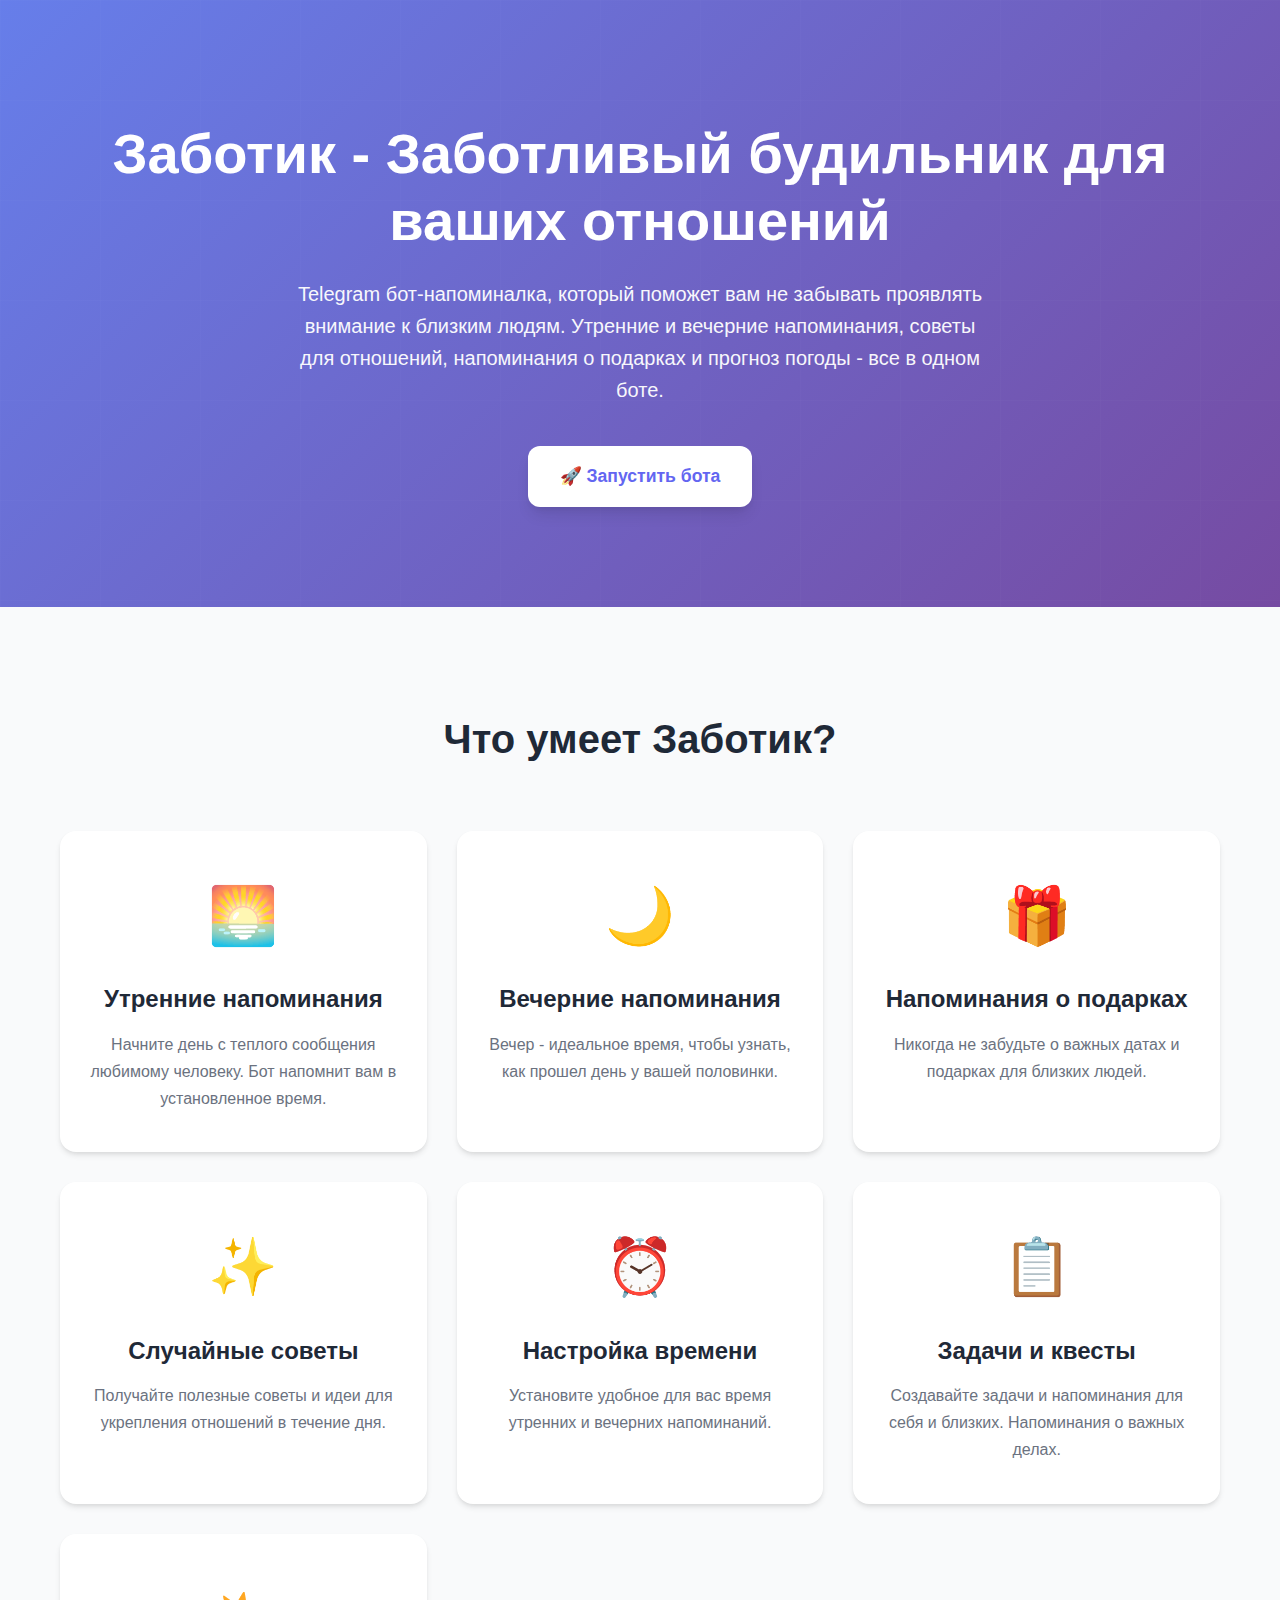
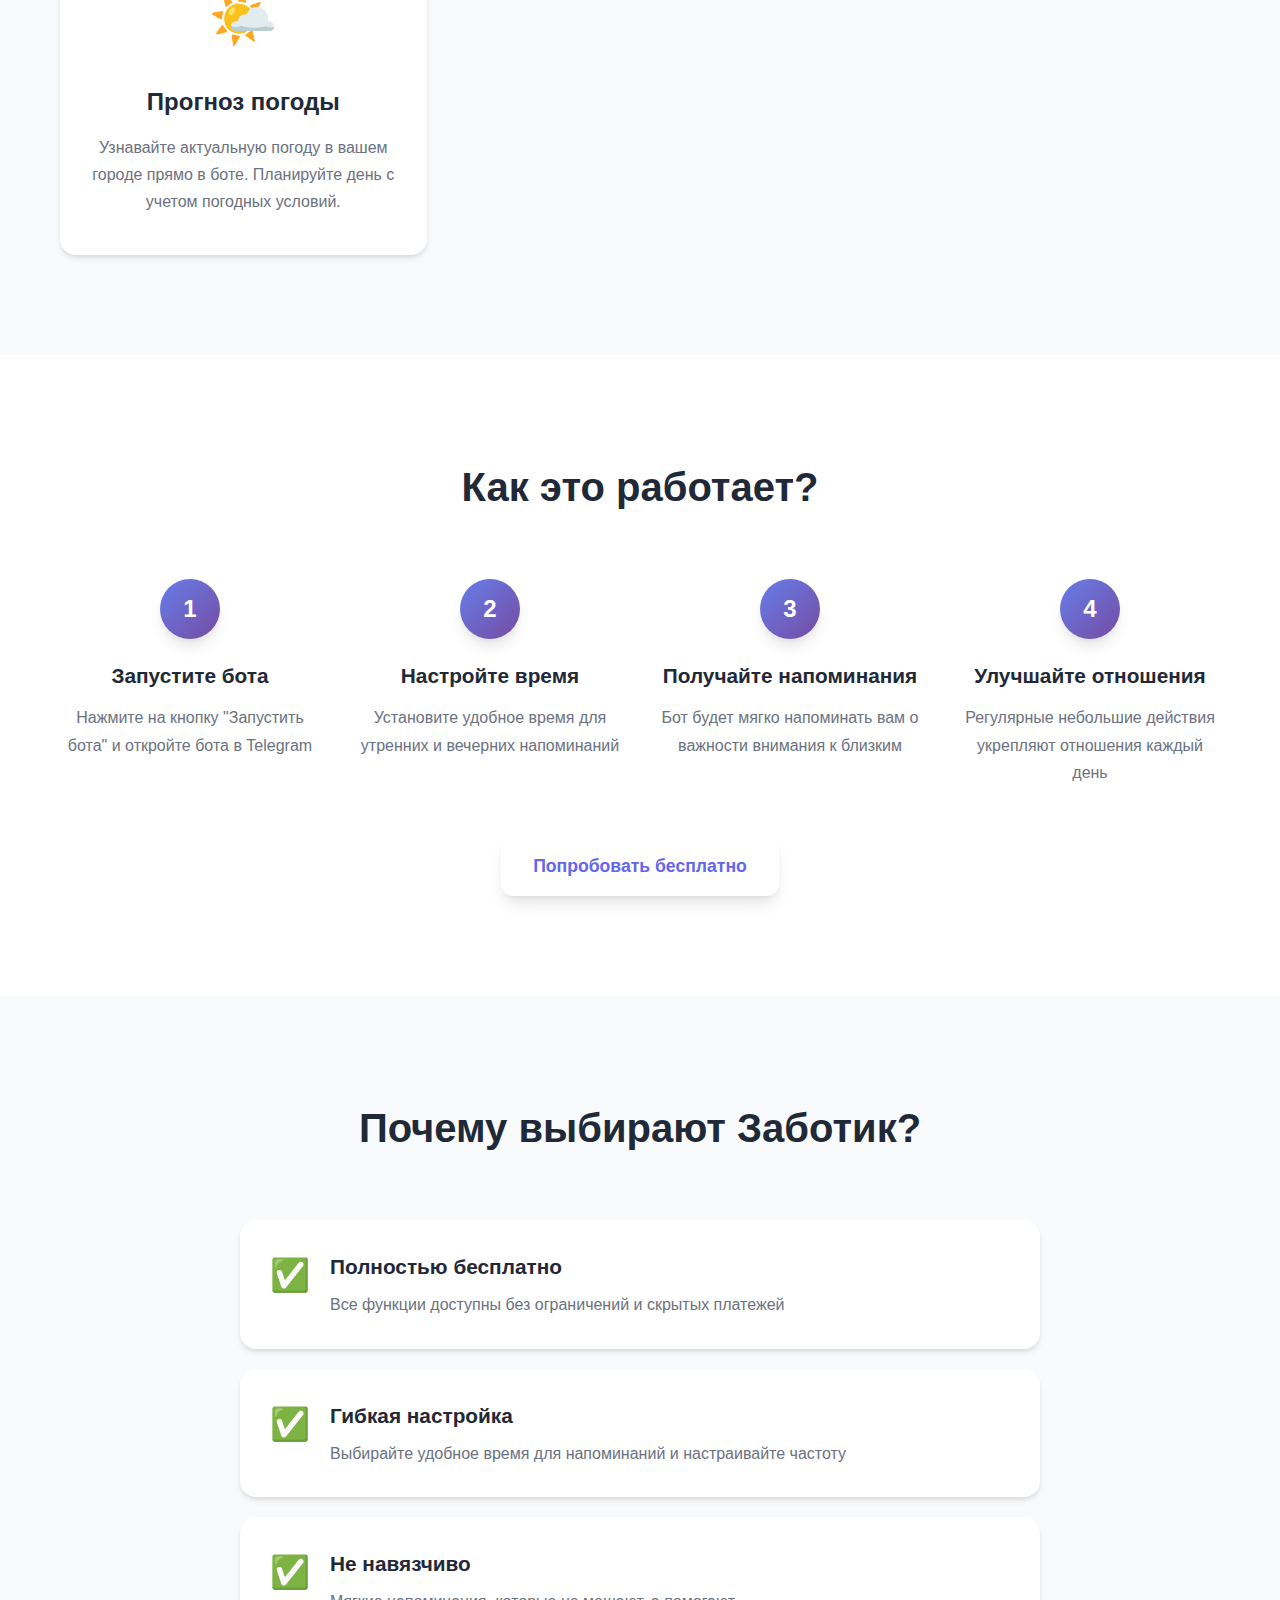
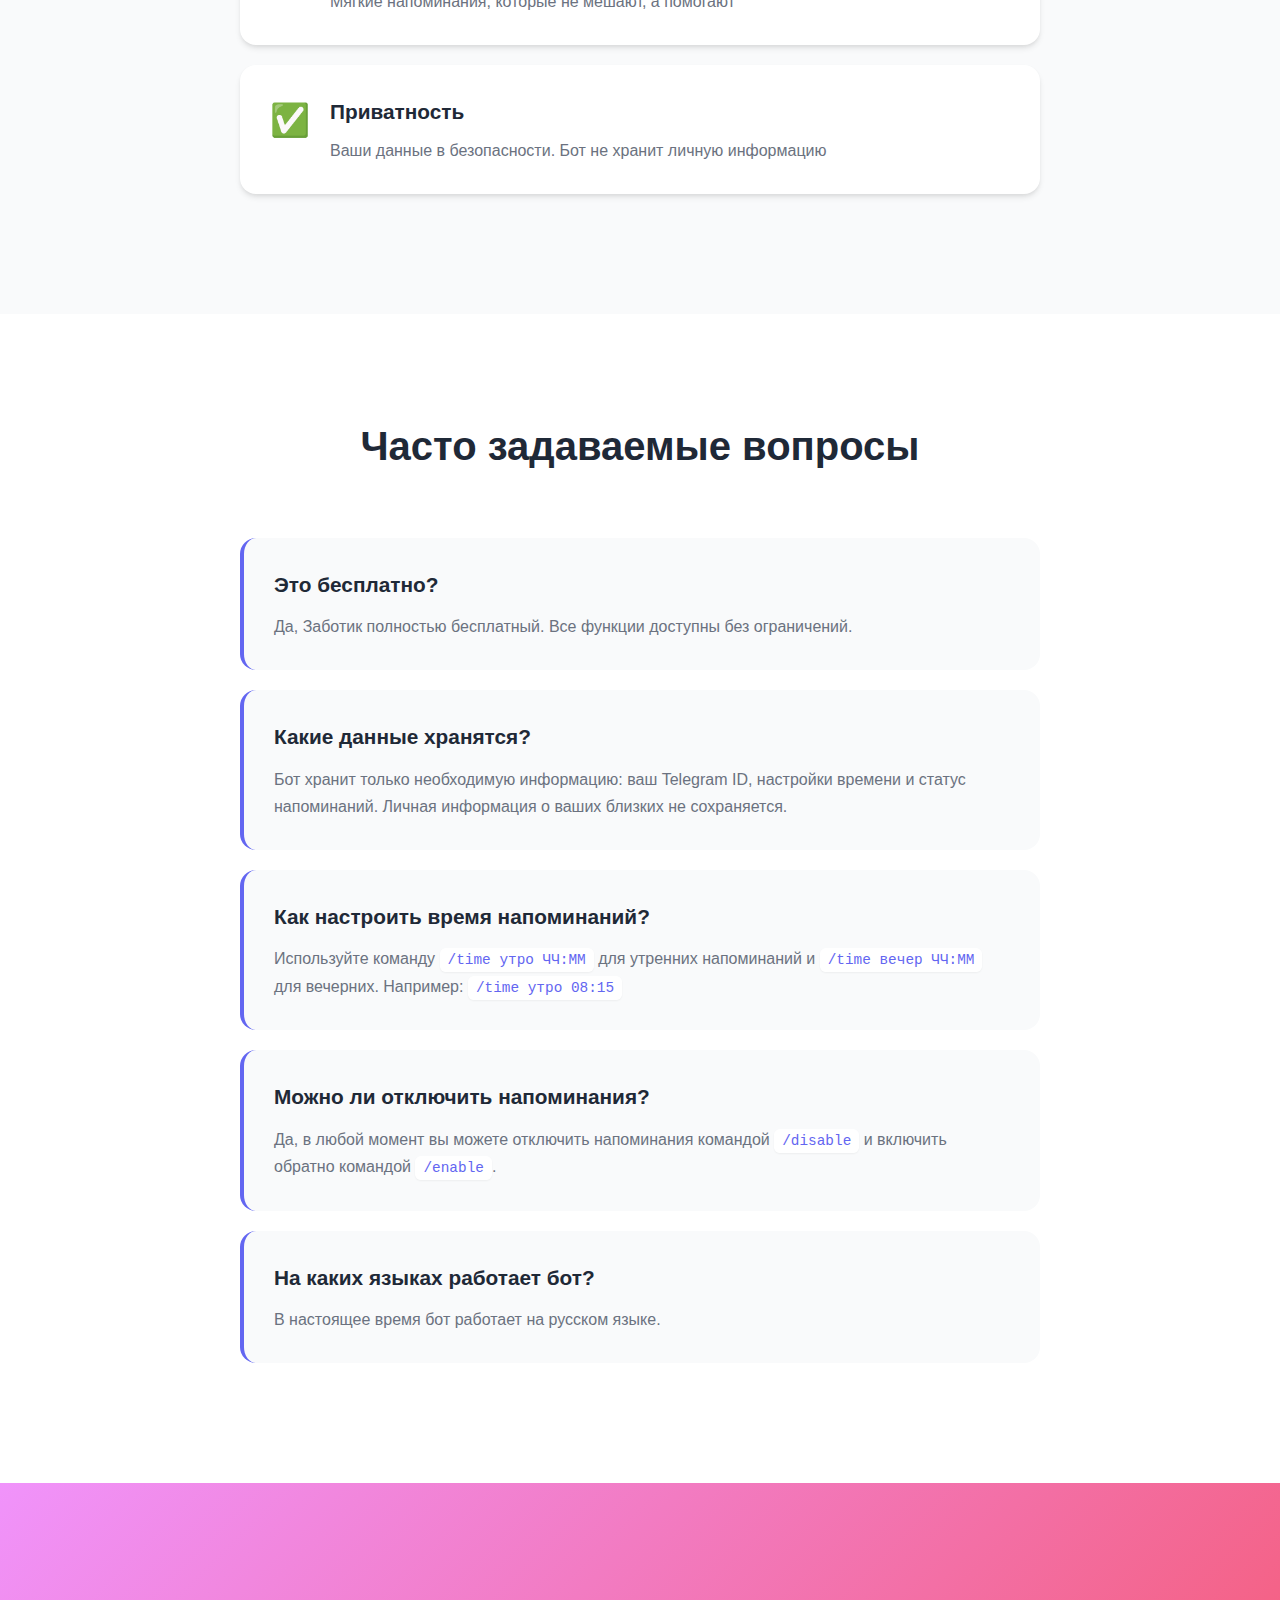
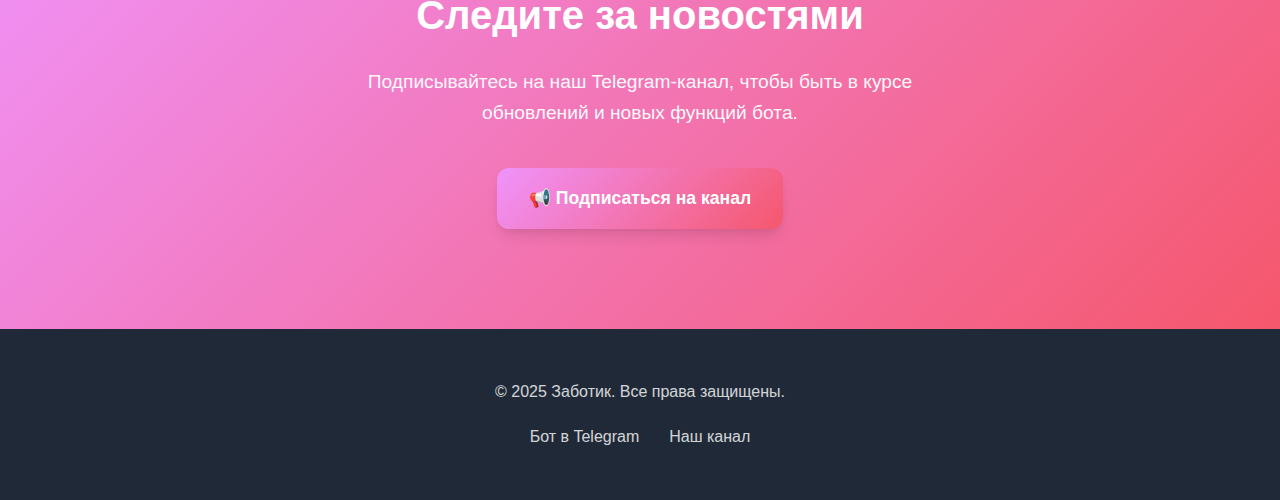
<file: index.html>
<!DOCTYPE html>
<html lang="ru">
<head>
    <meta charset="UTF-8">
    <meta name="viewport" content="width=device-width, initial-scale=1.0">
    
    <!-- SEO Meta Tags -->
    <title>Заботик (lessCareBot) - Заботливый будильник и напоминалка | Telegram бот</title>
    <meta name="description" content="Заботик (lessCareBot) - Telegram бот-будильник для напоминаний о близких. Утренние и вечерние напоминания, советы для отношений, напоминания о подарках, прогноз погоды. Бесплатно.">
    <meta name="keywords" content="заботик, будильник, напоминалка, подарки, telegram бот, отношения, заботливый будильник, lesscarebot, lessCareBot, напоминания о близких, погода, телеграм напоминалка, бот напоминаний telegram, напоминания в телеграм, telegram reminder bot">
    <meta name="author" content="Заботик">
    
    <!-- Open Graph / Facebook -->
    <meta property="og:type" content="website">
    <meta property="og:url" content="https://AlDtoll.github.io/lesscarebot-landing/">
    <meta property="og:title" content="Заботик (lessCareBot) - Заботливый будильник для ваших отношений">
    <meta property="og:description" content="Заботик (lessCareBot) - Telegram бот-будильник для напоминаний о близких. Утренние и вечерние напоминания, советы для отношений, напоминания о подарках, прогноз погоды.">
    <meta property="og:image" content="https://AlDtoll.github.io/lesscarebot-landing/og-image.jpg">
    
    <!-- Twitter -->
    <meta property="twitter:card" content="summary_large_image">
    <meta property="twitter:url" content="https://AlDtoll.github.io/lesscarebot-landing/">
    <meta property="twitter:title" content="Заботик (lessCareBot) - Заботливый будильник для ваших отношений">
    <meta property="twitter:description" content="Заботик (lessCareBot) - Telegram бот-будильник для напоминаний о близких. Утренние и вечерние напоминания, советы для отношений, прогноз погоды.">
    <meta property="twitter:image" content="https://AlDtoll.github.io/lesscarebot-landing/og-image.jpg">
    
    <!-- Favicon -->
    <link rel="icon" type="image/x-icon" href="favicon.jpg">
    
    <!-- Styles -->
    <link rel="stylesheet" href="style.css">
    
    <!-- Structured Data (Schema.org) -->
    <script type="application/ld+json">
    {
      "@context": "https://schema.org",
      "@type": "SoftwareApplication",
      "name": "Заботик",
      "alternateName": "lessCareBot",
      "applicationCategory": "TelegramBot",
      "description": "Заботливый будильник и напоминалка для Telegram. Помогает не забывать о близких людях.",
      "url": "https://t.me/lessCareBot",
      "operatingSystem": "Telegram",
      "offers": {
        "@type": "Offer",
        "price": "0",
        "priceCurrency": "RUB"
      }
    }
    </script>
</head>
<body>
    <!-- Hero Section -->
    <section class="hero">
        <div class="container">
            <h1>Заботик - Заботливый будильник для ваших отношений</h1>
            <p class="hero-subtitle">
                Telegram бот-напоминалка, который поможет вам не забывать проявлять внимание к близким людям. 
                Утренние и вечерние напоминания, советы для отношений, напоминания о подарках и прогноз погоды - все в одном боте.
            </p>
            <a href="https://t.me/lessCareBot" class="btn btn-primary" target="_blank" rel="noopener noreferrer">
                🚀 Запустить бота
            </a>
        </div>
    </section>

    <!-- Features Section -->
    <section class="features">
        <div class="container">
            <h2>Что умеет Заботик?</h2>
            <div class="features-grid">
                <div class="feature-card">
                    <div class="feature-icon">🌅</div>
                    <h3>Утренние напоминания</h3>
                    <p>Начните день с теплого сообщения любимому человеку. Бот напомнит вам в установленное время.</p>
                </div>
                <div class="feature-card">
                    <div class="feature-icon">🌙</div>
                    <h3>Вечерние напоминания</h3>
                    <p>Вечер - идеальное время, чтобы узнать, как прошел день у вашей половинки.</p>
                </div>
                <div class="feature-card">
                    <div class="feature-icon">🎁</div>
                    <h3>Напоминания о подарках</h3>
                    <p>Никогда не забудьте о важных датах и подарках для близких людей.</p>
                </div>
                <div class="feature-card">
                    <div class="feature-icon">✨</div>
                    <h3>Случайные советы</h3>
                    <p>Получайте полезные советы и идеи для укрепления отношений в течение дня.</p>
                </div>
                <div class="feature-card">
                    <div class="feature-icon">⏰</div>
                    <h3>Настройка времени</h3>
                    <p>Установите удобное для вас время утренних и вечерних напоминаний.</p>
                </div>
                <div class="feature-card">
                    <div class="feature-icon">📋</div>
                    <h3>Задачи и квесты</h3>
                    <p>Создавайте задачи и напоминания для себя и близких. Напоминания о важных делах.</p>
                </div>
                <div class="feature-card">
                    <div class="feature-icon">🌤️</div>
                    <h3>Прогноз погоды</h3>
                    <p>Узнавайте актуальную погоду в вашем городе прямо в боте. Планируйте день с учетом погодных условий.</p>
                </div>
            </div>
        </div>
    </section>

    <!-- How It Works -->
    <section class="how-it-works">
        <div class="container">
            <h2>Как это работает?</h2>
            <div class="steps">
                <div class="step">
                    <div class="step-number">1</div>
                    <h3>Запустите бота</h3>
                    <p>Нажмите на кнопку "Запустить бота" и откройте бота в Telegram</p>
                </div>
                <div class="step">
                    <div class="step-number">2</div>
                    <h3>Настройте время</h3>
                    <p>Установите удобное время для утренних и вечерних напоминаний</p>
                </div>
                <div class="step">
                    <div class="step-number">3</div>
                    <h3>Получайте напоминания</h3>
                    <p>Бот будет мягко напоминать вам о важности внимания к близким</p>
                </div>
                <div class="step">
                    <div class="step-number">4</div>
                    <h3>Улучшайте отношения</h3>
                    <p>Регулярные небольшие действия укрепляют отношения каждый день</p>
                </div>
            </div>
            <div class="cta-buttons">
                <a href="https://t.me/lessCareBot" class="btn btn-primary" target="_blank" rel="noopener noreferrer">
                    Попробовать бесплатно
                </a>
            </div>
        </div>
    </section>

    <!-- Benefits -->
    <section class="benefits">
        <div class="container">
            <h2>Почему выбирают Заботик?</h2>
            <div class="benefits-list">
                <div class="benefit-item">
                    <span class="benefit-check">✅</span>
                    <div>
                        <h3>Полностью бесплатно</h3>
                        <p>Все функции доступны без ограничений и скрытых платежей</p>
                    </div>
                </div>
                <div class="benefit-item">
                    <span class="benefit-check">✅</span>
                    <div>
                        <h3>Гибкая настройка</h3>
                        <p>Выбирайте удобное время для напоминаний и настраивайте частоту</p>
                    </div>
                </div>
                <div class="benefit-item">
                    <span class="benefit-check">✅</span>
                    <div>
                        <h3>Не навязчиво</h3>
                        <p>Мягкие напоминания, которые не мешают, а помогают</p>
                    </div>
                </div>
                <div class="benefit-item">
                    <span class="benefit-check">✅</span>
                    <div>
                        <h3>Приватность</h3>
                        <p>Ваши данные в безопасности. Бот не хранит личную информацию</p>
                    </div>
                </div>
            </div>
        </div>
    </section>

    <!-- FAQ Section -->
    <section class="faq">
        <div class="container">
            <h2>Часто задаваемые вопросы</h2>
            <div class="faq-list">
                <div class="faq-item">
                    <h3>Это бесплатно?</h3>
                    <p>Да, Заботик полностью бесплатный. Все функции доступны без ограничений.</p>
                </div>
                <div class="faq-item">
                    <h3>Какие данные хранятся?</h3>
                    <p>Бот хранит только необходимую информацию: ваш Telegram ID, настройки времени и статус напоминаний. Личная информация о ваших близких не сохраняется.</p>
                </div>
                <div class="faq-item">
                    <h3>Как настроить время напоминаний?</h3>
                    <p>Используйте команду <code>/time утро ЧЧ:ММ</code> для утренних напоминаний и <code>/time вечер ЧЧ:ММ</code> для вечерних. Например: <code>/time утро 08:15</code></p>
                </div>
                <div class="faq-item">
                    <h3>Можно ли отключить напоминания?</h3>
                    <p>Да, в любой момент вы можете отключить напоминания командой <code>/disable</code> и включить обратно командой <code>/enable</code>.</p>
                </div>
                <div class="faq-item">
                    <h3>На каких языках работает бот?</h3>
                    <p>В настоящее время бот работает на русском языке.</p>
                </div>
            </div>
        </div>
    </section>

    <!-- Channel Section -->
    <section class="channel">
        <div class="container">
            <h2>Следите за новостями</h2>
            <p>Подписывайтесь на наш Telegram-канал, чтобы быть в курсе обновлений и новых функций бота.</p>
            <a href="https://t.me/+hyfa5rlYOuAyMjUy" class="btn btn-secondary" target="_blank" rel="noopener noreferrer">
                📢 Подписаться на канал
            </a>
        </div>
    </section>

    <!-- Footer -->
    <footer class="footer">
        <div class="container">
            <p>&copy; 2025 Заботик. Все права защищены.</p>
            <div class="footer-links">
                <a href="https://t.me/lessCareBot" target="_blank" rel="noopener noreferrer">Бот в Telegram</a>
                <a href="https://t.me/+hyfa5rlYOuAyMjUy" target="_blank" rel="noopener noreferrer">Наш канал</a>
            </div>
        </div>
    </footer>
</body>
</html>
</file>
<file: style.css>
/* ============================================
   Reset & Base Styles
   ============================================ */
* {
    margin: 0;
    padding: 0;
    box-sizing: border-box;
}

:root {
    --primary-color: #6366f1;
    --primary-dark: #4f46e5;
    --secondary-color: #ec4899;
    --accent-color: #f59e0b;
    --text-dark: #1f2937;
    --text-light: #6b7280;
    --bg-light: #f9fafb;
    --bg-white: #ffffff;
    --gradient-primary: linear-gradient(135deg, #667eea 0%, #764ba2 100%);
    --gradient-secondary: linear-gradient(135deg, #f093fb 0%, #f5576c 100%);
    --gradient-accent: linear-gradient(135deg, #4facfe 0%, #00f2fe 100%);
    --shadow-sm: 0 1px 2px 0 rgba(0, 0, 0, 0.05);
    --shadow-md: 0 4px 6px -1px rgba(0, 0, 0, 0.1), 0 2px 4px -1px rgba(0, 0, 0, 0.06);
    --shadow-lg: 0 10px 15px -3px rgba(0, 0, 0, 0.1), 0 4px 6px -2px rgba(0, 0, 0, 0.05);
    --shadow-xl: 0 20px 25px -5px rgba(0, 0, 0, 0.1), 0 10px 10px -5px rgba(0, 0, 0, 0.04);
}

html {
    scroll-behavior: smooth;
}

body {
    font-family: -apple-system, BlinkMacSystemFont, 'Segoe UI', Roboto, 'Helvetica Neue', Arial, sans-serif;
    line-height: 1.6;
    color: var(--text-dark);
    background-color: var(--bg-white);
    overflow-x: hidden;
}

.container {
    max-width: 1200px;
    margin: 0 auto;
    padding: 0 20px;
}

/* ============================================
   Hero Section
   ============================================ */
.hero {
    background: var(--gradient-primary);
    color: white;
    padding: 120px 0 100px;
    text-align: center;
    position: relative;
    overflow: hidden;
}

.hero::before {
    content: '';
    position: absolute;
    top: 0;
    left: 0;
    right: 0;
    bottom: 0;
    background: url('data:image/svg+xml,<svg width="100" height="100" xmlns="http://www.w3.org/2000/svg"><defs><pattern id="grid" width="100" height="100" patternUnits="userSpaceOnUse"><path d="M 100 0 L 0 0 0 100" fill="none" stroke="rgba(255,255,255,0.1)" stroke-width="1"/></pattern></defs><rect width="100" height="100" fill="url(%23grid)"/></svg>');
    opacity: 0.3;
}

.hero .container {
    position: relative;
    z-index: 1;
}

.hero h1 {
    font-size: 3.5rem;
    font-weight: 800;
    margin-bottom: 24px;
    line-height: 1.2;
    animation: fadeInUp 0.8s ease-out;
}

.hero-subtitle {
    font-size: 1.25rem;
    margin-bottom: 40px;
    opacity: 0.95;
    max-width: 700px;
    margin-left: auto;
    margin-right: auto;
    animation: fadeInUp 0.8s ease-out 0.2s both;
}

@keyframes fadeInUp {
    from {
        opacity: 0;
        transform: translateY(30px);
    }
    to {
        opacity: 1;
        transform: translateY(0);
    }
}

/* ============================================
   Buttons
   ============================================ */
.btn {
    display: inline-block;
    padding: 16px 32px;
    font-size: 1.1rem;
    font-weight: 600;
    text-decoration: none;
    border-radius: 12px;
    transition: all 0.3s ease;
    cursor: pointer;
    border: none;
    animation: fadeInUp 0.8s ease-out 0.4s both;
}

.btn-primary {
    background: white;
    color: var(--primary-color);
    box-shadow: var(--shadow-lg);
}

.btn-primary:hover {
    transform: translateY(-2px);
    box-shadow: var(--shadow-xl);
    background: #f3f4f6;
}

.btn-secondary {
    background: var(--gradient-secondary);
    color: white;
    box-shadow: var(--shadow-lg);
}

.btn-secondary:hover {
    transform: translateY(-2px);
    box-shadow: var(--shadow-xl);
}

/* ============================================
   Features Section
   ============================================ */
.features {
    padding: 100px 0;
    background: var(--bg-light);
}

.features h2 {
    text-align: center;
    font-size: 2.5rem;
    font-weight: 800;
    margin-bottom: 60px;
    color: var(--text-dark);
}

.features-grid {
    display: grid;
    grid-template-columns: repeat(auto-fit, minmax(300px, 1fr));
    gap: 30px;
    margin-top: 50px;
}

.feature-card {
    background: white;
    padding: 40px 30px;
    border-radius: 16px;
    box-shadow: var(--shadow-md);
    transition: all 0.3s ease;
    text-align: center;
}

.feature-card:hover {
    transform: translateY(-8px);
    box-shadow: var(--shadow-xl);
}

.feature-icon {
    font-size: 3.5rem;
    margin-bottom: 20px;
    display: block;
    animation: float 3s ease-in-out infinite;
}

.feature-card:nth-child(2) .feature-icon {
    animation-delay: 0.5s;
}

.feature-card:nth-child(3) .feature-icon {
    animation-delay: 1s;
}

.feature-card:nth-child(4) .feature-icon {
    animation-delay: 1.5s;
}

.feature-card:nth-child(5) .feature-icon {
    animation-delay: 2s;
}

.feature-card:nth-child(6) .feature-icon {
    animation-delay: 2.5s;
}

@keyframes float {
    0%, 100% {
        transform: translateY(0);
    }
    50% {
        transform: translateY(-10px);
    }
}

.feature-card h3 {
    font-size: 1.5rem;
    font-weight: 700;
    margin-bottom: 12px;
    color: var(--text-dark);
}

.feature-card p {
    color: var(--text-light);
    line-height: 1.7;
}

/* ============================================
   How It Works Section
   ============================================ */
.how-it-works {
    padding: 100px 0;
    background: white;
}

.how-it-works h2 {
    text-align: center;
    font-size: 2.5rem;
    font-weight: 800;
    margin-bottom: 60px;
    color: var(--text-dark);
}

.steps {
    display: grid;
    grid-template-columns: repeat(auto-fit, minmax(250px, 1fr));
    gap: 40px;
    margin-bottom: 50px;
}

.step {
    text-align: center;
    position: relative;
}

.step-number {
    width: 60px;
    height: 60px;
    background: var(--gradient-primary);
    color: white;
    border-radius: 50%;
    display: flex;
    align-items: center;
    justify-content: center;
    font-size: 1.5rem;
    font-weight: 800;
    margin: 0 auto 20px;
    box-shadow: var(--shadow-lg);
}

.step h3 {
    font-size: 1.3rem;
    font-weight: 700;
    margin-bottom: 12px;
    color: var(--text-dark);
}

.step p {
    color: var(--text-light);
    line-height: 1.7;
}

.cta-buttons {
    text-align: center;
    margin-top: 50px;
}

/* ============================================
   Benefits Section
   ============================================ */
.benefits {
    padding: 100px 0;
    background: var(--bg-light);
}

.benefits h2 {
    text-align: center;
    font-size: 2.5rem;
    font-weight: 800;
    margin-bottom: 60px;
    color: var(--text-dark);
}

.benefits-list {
    max-width: 800px;
    margin: 0 auto;
}

.benefit-item {
    display: flex;
    align-items: flex-start;
    gap: 20px;
    background: white;
    padding: 30px;
    border-radius: 16px;
    margin-bottom: 20px;
    box-shadow: var(--shadow-md);
    transition: all 0.3s ease;
}

.benefit-item:hover {
    transform: translateX(10px);
    box-shadow: var(--shadow-lg);
}

.benefit-check {
    font-size: 2rem;
    flex-shrink: 0;
}

.benefit-item h3 {
    font-size: 1.3rem;
    font-weight: 700;
    margin-bottom: 8px;
    color: var(--text-dark);
}

.benefit-item p {
    color: var(--text-light);
    line-height: 1.7;
}

/* ============================================
   FAQ Section
   ============================================ */
.faq {
    padding: 100px 0;
    background: white;
}

.faq h2 {
    text-align: center;
    font-size: 2.5rem;
    font-weight: 800;
    margin-bottom: 60px;
    color: var(--text-dark);
}

.faq-list {
    max-width: 800px;
    margin: 0 auto;
}

.faq-item {
    background: var(--bg-light);
    padding: 30px;
    border-radius: 16px;
    margin-bottom: 20px;
    border-left: 4px solid var(--primary-color);
    transition: all 0.3s ease;
}

.faq-item:hover {
    box-shadow: var(--shadow-md);
    transform: translateX(5px);
}

.faq-item h3 {
    font-size: 1.3rem;
    font-weight: 700;
    margin-bottom: 12px;
    color: var(--text-dark);
}

.faq-item p {
    color: var(--text-light);
    line-height: 1.7;
}

.faq-item code {
    background: white;
    padding: 4px 8px;
    border-radius: 6px;
    font-family: 'Courier New', monospace;
    font-size: 0.9em;
    color: var(--primary-color);
    box-shadow: var(--shadow-sm);
}

/* ============================================
   Channel Section
   ============================================ */
.channel {
    padding: 100px 0;
    background: var(--gradient-secondary);
    color: white;
    text-align: center;
}

.channel h2 {
    font-size: 2.5rem;
    font-weight: 800;
    margin-bottom: 20px;
}

.channel p {
    font-size: 1.2rem;
    margin-bottom: 40px;
    opacity: 0.95;
    max-width: 600px;
    margin-left: auto;
    margin-right: auto;
}

/* ============================================
   Footer
   ============================================ */
.footer {
    background: var(--text-dark);
    color: white;
    padding: 50px 0;
    text-align: center;
}

.footer p {
    margin-bottom: 20px;
    opacity: 0.8;
}

.footer-links {
    display: flex;
    justify-content: center;
    gap: 30px;
    flex-wrap: wrap;
}

.footer-links a {
    color: white;
    text-decoration: none;
    opacity: 0.8;
    transition: opacity 0.3s ease;
}

.footer-links a:hover {
    opacity: 1;
    text-decoration: underline;
}

/* ============================================
   Responsive Design
   ============================================ */
@media (max-width: 768px) {
    .hero h1 {
        font-size: 2.5rem;
    }
    
    .hero-subtitle {
        font-size: 1.1rem;
    }
    
    .features h2,
    .how-it-works h2,
    .benefits h2,
    .faq h2,
    .channel h2 {
        font-size: 2rem;
    }
    
    .features-grid {
        grid-template-columns: 1fr;
    }
    
    .steps {
        grid-template-columns: 1fr;
    }
    
    .btn {
        padding: 14px 28px;
        font-size: 1rem;
    }
    
    .hero {
        padding: 80px 0 60px;
    }
    
    .features,
    .how-it-works,
    .benefits,
    .faq,
    .channel {
        padding: 60px 0;
    }
}

@media (max-width: 480px) {
    .hero h1 {
        font-size: 2rem;
    }
    
    .container {
        padding: 0 15px;
    }
    
    .feature-card,
    .benefit-item,
    .faq-item {
        padding: 25px 20px;
    }
}
</file>
